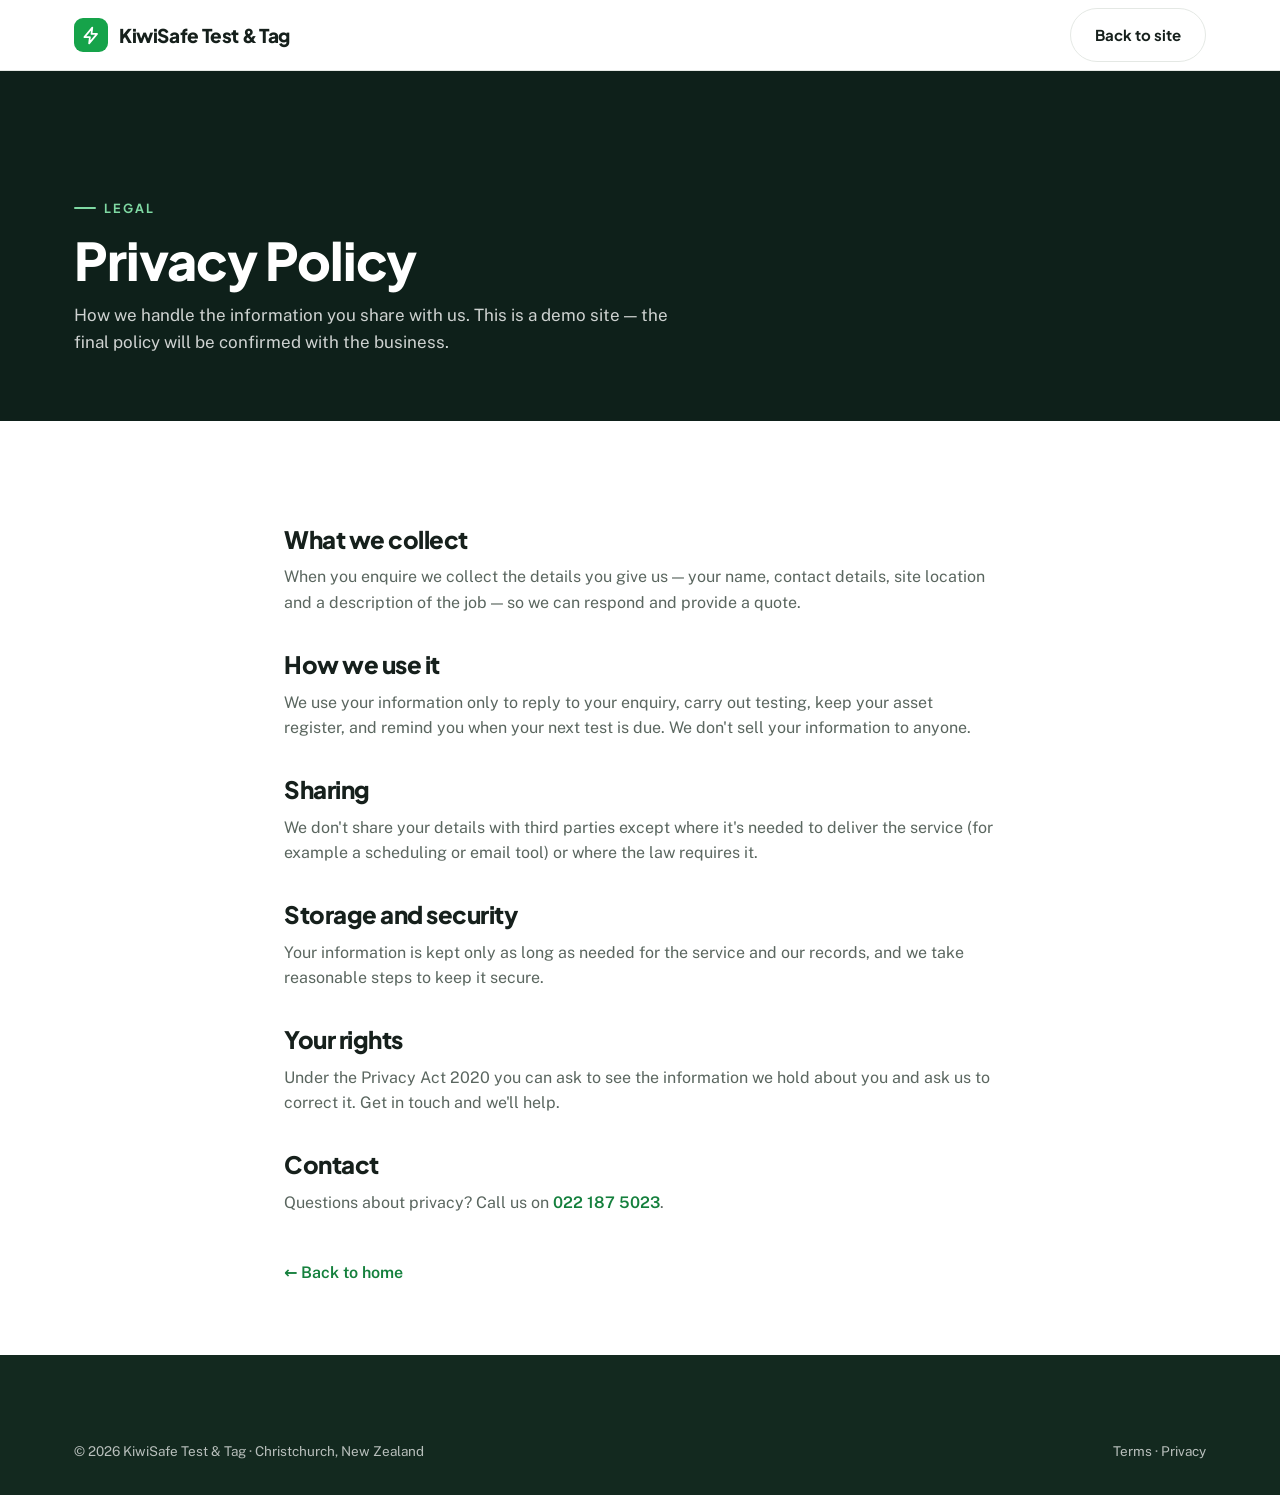
<file: privacy.html>
<!DOCTYPE html>
<html lang="en-NZ">
<head>
<meta charset="UTF-8">
<meta name="viewport" content="width=device-width, initial-scale=1.0">
<title>Privacy Policy | KiwiSafe Test &amp; Tag</title>
<meta name="robots" content="noindex">
<link rel="icon" href="favicon.svg" type="image/svg+xml">
<link rel="preconnect" href="https://fonts.googleapis.com">
<link rel="preconnect" href="https://fonts.gstatic.com" crossorigin>
<link href="https://fonts.googleapis.com/css2?family=Plus+Jakarta+Sans:wght@500;600;700;800&family=Public+Sans:wght@400;500;600&display=swap" rel="stylesheet">
<link rel="stylesheet" href="styles.css">
</head>
<body>
<header class="nav">
  <div class="wrap nav-inner">
    <a href="index.html" class="brand">
      <span class="mark"><svg viewBox="0 0 24 24" fill="none" stroke="currentColor" stroke-width="2.2" stroke-linecap="round" stroke-linejoin="round"><path d="M13 2 3 14h7l-1 8 10-12h-7l1-8Z"/></svg></span>
      KiwiSafe Test &amp; Tag
    </a>
    <div class="nav-cta"><a href="index.html" class="btn btn-ghost">Back to site</a></div>
  </div>
</header>

<section class="page-hero">
  <div class="wrap">
    <span class="eyebrow light">Legal</span>
    <h1>Privacy Policy</h1>
    <p>How we handle the information you share with us. This is a demo site — the final policy will be confirmed with the business.</p>
  </div>
</section>

<div class="prose">
  <h2>What we collect</h2>
  <p>When you enquire we collect the details you give us — your name, contact details, site location and a description of the job — so we can respond and provide a quote.</p>
  <h2>How we use it</h2>
  <p>We use your information only to reply to your enquiry, carry out testing, keep your asset register, and remind you when your next test is due. We don't sell your information to anyone.</p>
  <h2>Sharing</h2>
  <p>We don't share your details with third parties except where it's needed to deliver the service (for example a scheduling or email tool) or where the law requires it.</p>
  <h2>Storage and security</h2>
  <p>Your information is kept only as long as needed for the service and our records, and we take reasonable steps to keep it secure.</p>
  <h2>Your rights</h2>
  <p>Under the Privacy Act 2020 you can ask to see the information we hold about you and ask us to correct it. Get in touch and we'll help.</p>
  <h2>Contact</h2>
  <p>Questions about privacy? Call us on <a href="tel:+64221875023" style="color:var(--green-dark);font-weight:600">022 187 5023</a>.</p>
  <a href="index.html" class="back-link">← Back to home</a>
</div>

<footer class="footer">
  <div class="wrap"><div class="footer-bottom"><span>© 2026 KiwiSafe Test &amp; Tag · Christchurch, New Zealand</span><span><a href="terms.html">Terms</a> · <a href="privacy.html">Privacy</a></span></div></div>
</footer>
</body>
</html>
</file>
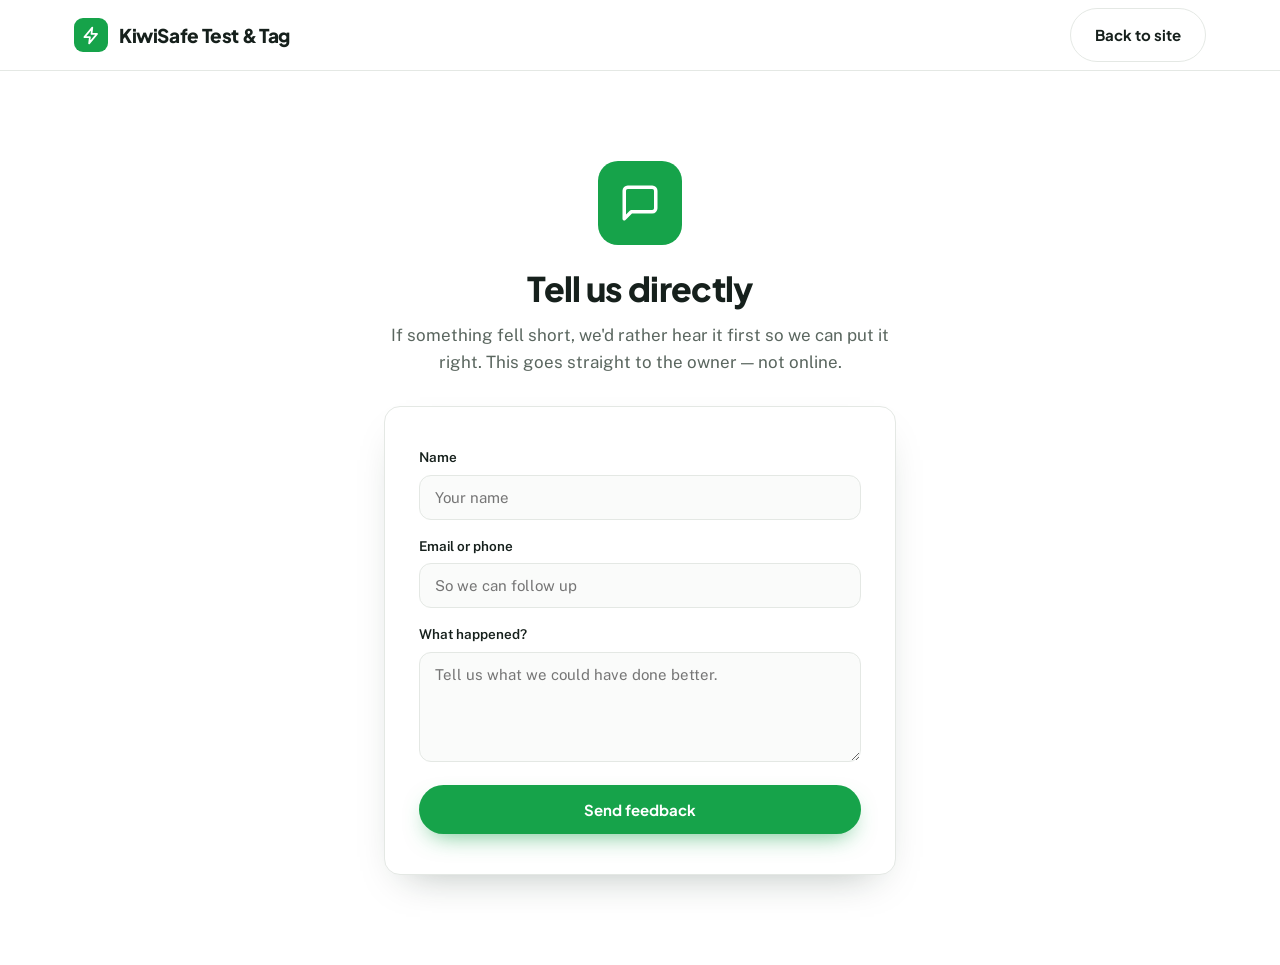
<file: private.html>
<!DOCTYPE html>
<html lang="en-NZ">
<head>
<meta charset="UTF-8">
<meta name="viewport" content="width=device-width, initial-scale=1.0">
<title>Private Feedback | KiwiSafe Test &amp; Tag</title>
<meta name="robots" content="noindex">
<link rel="icon" href="favicon.svg" type="image/svg+xml">
<link rel="preconnect" href="https://fonts.googleapis.com">
<link rel="preconnect" href="https://fonts.gstatic.com" crossorigin>
<link href="https://fonts.googleapis.com/css2?family=Plus+Jakarta+Sans:wght@500;600;700;800&family=Public+Sans:wght@400;500;600&display=swap" rel="stylesheet">
<link rel="stylesheet" href="styles.css">
</head>
<body>
<header class="nav">
  <div class="wrap nav-inner">
    <a href="index.html" class="brand">
      <span class="mark"><svg viewBox="0 0 24 24" fill="none" stroke="currentColor" stroke-width="2.2" stroke-linecap="round" stroke-linejoin="round"><path d="M13 2 3 14h7l-1 8 10-12h-7l1-8Z"/></svg></span>
      KiwiSafe Test &amp; Tag
    </a>
    <div class="nav-cta"><a href="index.html" class="btn btn-ghost">Back to site</a></div>
  </div>
</header>

<div class="review-wrap">
  <div class="avatar-big"><svg viewBox="0 0 24 24" fill="none" stroke="currentColor" stroke-width="2" stroke-linecap="round" stroke-linejoin="round"><path d="M21 15a2 2 0 0 1-2 2H7l-4 4V5a2 2 0 0 1 2-2h14a2 2 0 0 1 2 2z"/></svg></div>
  <h1>Tell us directly</h1>
  <p>If something fell short, we'd rather hear it first so we can put it right. This goes straight to the owner — not online.</p>
  <form class="review-card" style="text-align:left" action="https://formsubmit.co/owner@kiwisafetestandtag.co.nz" method="POST">
    <input type="hidden" name="_subject" value="Private feedback — KiwiSafe Test & Tag">
    <input type="hidden" name="_captcha" value="false">
    <input type="text" name="_honey" class="hp" tabindex="-1" autocomplete="off">
    <div class="field">
      <label for="name">Name</label>
      <input id="name" name="name" type="text" placeholder="Your name">
    </div>
    <div class="field">
      <label for="email">Email or phone</label>
      <input id="email" name="contact" type="text" placeholder="So we can follow up">
    </div>
    <div class="field">
      <label for="msg">What happened?</label>
      <textarea id="msg" name="message" placeholder="Tell us what we could have done better."></textarea>
    </div>
    <button type="submit" class="btn btn-primary" style="width:100%;justify-content:center">Send feedback</button>
  </form>
</div>
</body>
</html>
</file>
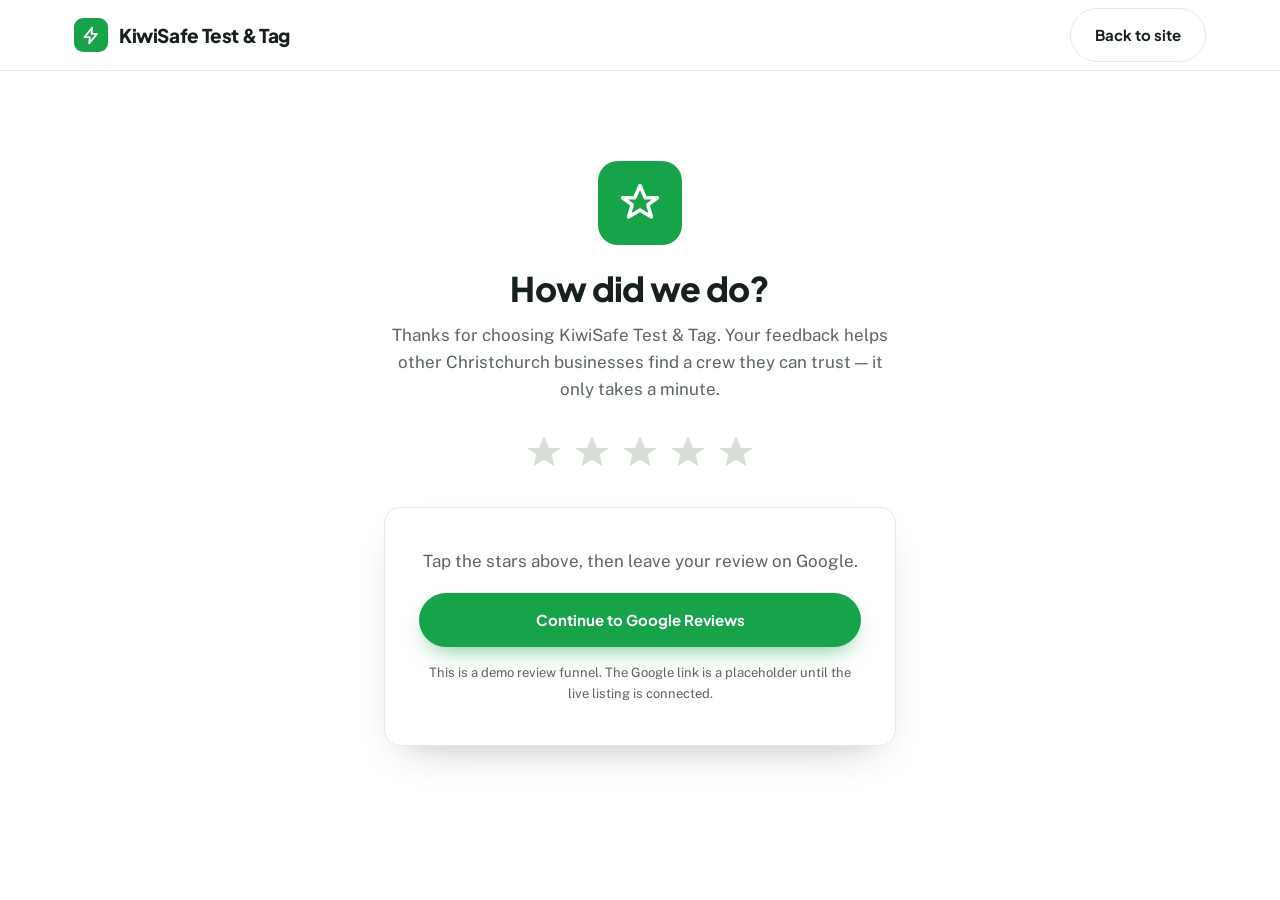
<file: review.html>
<!DOCTYPE html>
<html lang="en-NZ">
<head>
<meta charset="UTF-8">
<meta name="viewport" content="width=device-width, initial-scale=1.0">
<title>Leave a Review | KiwiSafe Test &amp; Tag</title>
<meta name="description" content="Leave a review for KiwiSafe Test & Tag — Christchurch electrical test and tag.">
<meta name="robots" content="noindex">
<link rel="icon" href="favicon.svg" type="image/svg+xml">
<link rel="preconnect" href="https://fonts.googleapis.com">
<link rel="preconnect" href="https://fonts.gstatic.com" crossorigin>
<link href="https://fonts.googleapis.com/css2?family=Plus+Jakarta+Sans:wght@500;600;700;800&family=Public+Sans:wght@400;500;600&display=swap" rel="stylesheet">
<link rel="stylesheet" href="styles.css">
</head>
<body>
<header class="nav">
  <div class="wrap nav-inner">
    <a href="index.html" class="brand">
      <span class="mark"><svg viewBox="0 0 24 24" fill="none" stroke="currentColor" stroke-width="2.2" stroke-linecap="round" stroke-linejoin="round"><path d="M13 2 3 14h7l-1 8 10-12h-7l1-8Z"/></svg></span>
      KiwiSafe Test &amp; Tag
    </a>
    <div class="nav-cta"><a href="index.html" class="btn btn-ghost">Back to site</a></div>
  </div>
</header>

<div class="review-wrap">
  <div class="avatar-big"><svg viewBox="0 0 24 24" fill="none" stroke="currentColor" stroke-width="2" stroke-linecap="round" stroke-linejoin="round"><path d="m12 2 3 7h7l-5.5 4 2 7L12 16l-6.5 4 2-7L2 9h7z"/></svg></div>
  <h1>How did we do?</h1>
  <p>Thanks for choosing KiwiSafe Test &amp; Tag. Your feedback helps other Christchurch businesses find a crew they can trust — it only takes a minute.</p>
  <div class="review-stars" id="stars" role="group" aria-label="Rate from 1 to 5 stars">
    <svg data-v="1" viewBox="0 0 24 24" fill="currentColor"><path d="m12 2 3 7h7l-5.5 4 2 7L12 16l-6.5 4 2-7L2 9h7z"/></svg>
    <svg data-v="2" viewBox="0 0 24 24" fill="currentColor"><path d="m12 2 3 7h7l-5.5 4 2 7L12 16l-6.5 4 2-7L2 9h7z"/></svg>
    <svg data-v="3" viewBox="0 0 24 24" fill="currentColor"><path d="m12 2 3 7h7l-5.5 4 2 7L12 16l-6.5 4 2-7L2 9h7z"/></svg>
    <svg data-v="4" viewBox="0 0 24 24" fill="currentColor"><path d="m12 2 3 7h7l-5.5 4 2 7L12 16l-6.5 4 2-7L2 9h7z"/></svg>
    <svg data-v="5" viewBox="0 0 24 24" fill="currentColor"><path d="m12 2 3 7h7l-5.5 4 2 7L12 16l-6.5 4 2-7L2 9h7z"/></svg>
  </div>
  <div class="review-card">
    <p style="color:var(--muted);margin-bottom:18px">Tap the stars above, then leave your review on Google.</p>
    <a href="#" class="btn btn-primary" style="width:100%;justify-content:center" id="googleBtn">Continue to Google Reviews</a>
    <p style="font-size:13px;color:var(--muted);margin-top:16px;margin-bottom:0">This is a demo review funnel. The Google link is a placeholder until the live listing is connected.</p>
  </div>
</div>

<script>
(function(){
  var stars=document.querySelectorAll('#stars svg');
  var chosen=0;
  function paint(n){stars.forEach(function(s,idx){s.style.color=idx<n?'#f5a623':'#d8ddd8';});}
  paint(0);
  stars.forEach(function(s){
    s.addEventListener('mouseenter',function(){paint(+s.dataset.v);});
    s.addEventListener('click',function(){chosen=+s.dataset.v;paint(chosen);});
  });
  document.getElementById('stars').addEventListener('mouseleave',function(){paint(chosen);});
})();
</script>
</body>
</html>
</file>
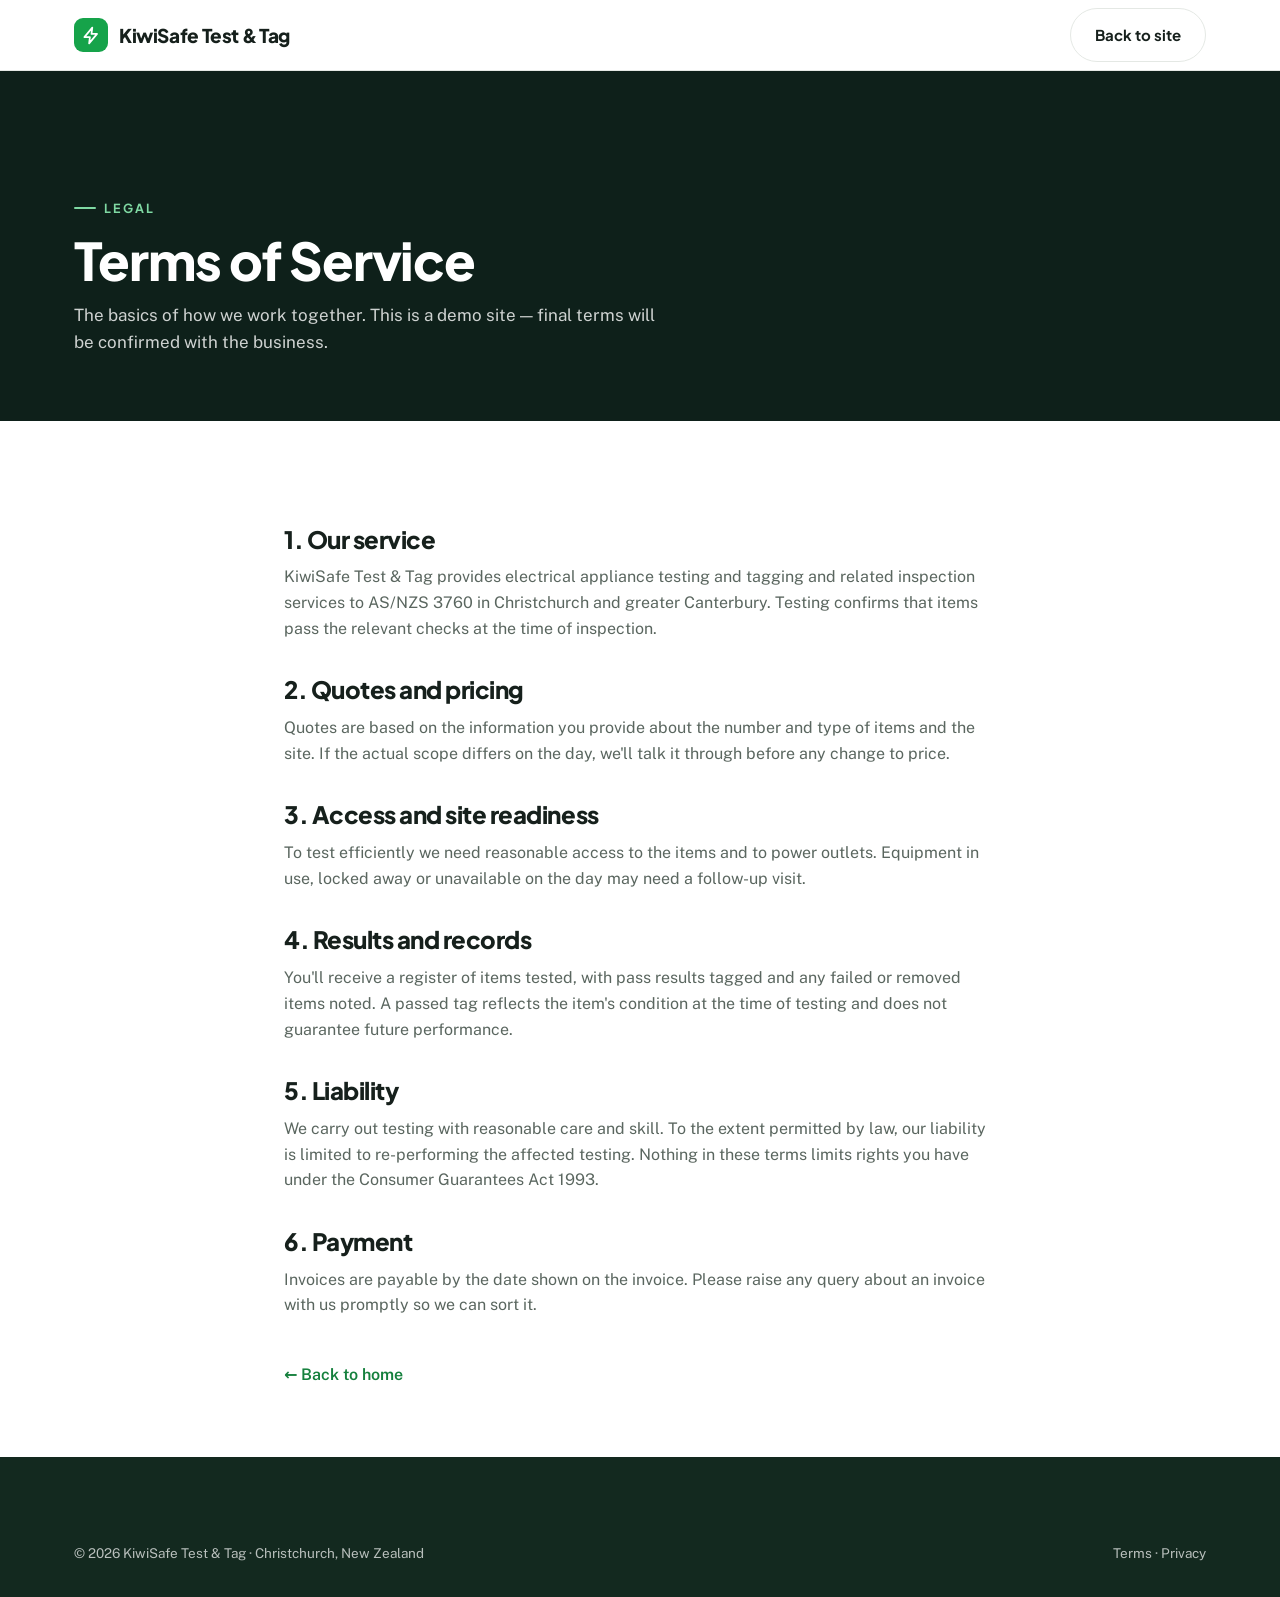
<file: terms.html>
<!DOCTYPE html>
<html lang="en-NZ">
<head>
<meta charset="UTF-8">
<meta name="viewport" content="width=device-width, initial-scale=1.0">
<title>Terms of Service | KiwiSafe Test &amp; Tag</title>
<meta name="robots" content="noindex">
<link rel="icon" href="favicon.svg" type="image/svg+xml">
<link rel="preconnect" href="https://fonts.googleapis.com">
<link rel="preconnect" href="https://fonts.gstatic.com" crossorigin>
<link href="https://fonts.googleapis.com/css2?family=Plus+Jakarta+Sans:wght@500;600;700;800&family=Public+Sans:wght@400;500;600&display=swap" rel="stylesheet">
<link rel="stylesheet" href="styles.css">
</head>
<body>
<header class="nav">
  <div class="wrap nav-inner">
    <a href="index.html" class="brand">
      <span class="mark"><svg viewBox="0 0 24 24" fill="none" stroke="currentColor" stroke-width="2.2" stroke-linecap="round" stroke-linejoin="round"><path d="M13 2 3 14h7l-1 8 10-12h-7l1-8Z"/></svg></span>
      KiwiSafe Test &amp; Tag
    </a>
    <div class="nav-cta"><a href="index.html" class="btn btn-ghost">Back to site</a></div>
  </div>
</header>

<section class="page-hero">
  <div class="wrap">
    <span class="eyebrow light">Legal</span>
    <h1>Terms of Service</h1>
    <p>The basics of how we work together. This is a demo site — final terms will be confirmed with the business.</p>
  </div>
</section>

<div class="prose">
  <h2>1. Our service</h2>
  <p>KiwiSafe Test &amp; Tag provides electrical appliance testing and tagging and related inspection services to AS/NZS 3760 in Christchurch and greater Canterbury. Testing confirms that items pass the relevant checks at the time of inspection.</p>
  <h2>2. Quotes and pricing</h2>
  <p>Quotes are based on the information you provide about the number and type of items and the site. If the actual scope differs on the day, we'll talk it through before any change to price.</p>
  <h2>3. Access and site readiness</h2>
  <p>To test efficiently we need reasonable access to the items and to power outlets. Equipment in use, locked away or unavailable on the day may need a follow-up visit.</p>
  <h2>4. Results and records</h2>
  <p>You'll receive a register of items tested, with pass results tagged and any failed or removed items noted. A passed tag reflects the item's condition at the time of testing and does not guarantee future performance.</p>
  <h2>5. Liability</h2>
  <p>We carry out testing with reasonable care and skill. To the extent permitted by law, our liability is limited to re-performing the affected testing. Nothing in these terms limits rights you have under the Consumer Guarantees Act 1993.</p>
  <h2>6. Payment</h2>
  <p>Invoices are payable by the date shown on the invoice. Please raise any query about an invoice with us promptly so we can sort it.</p>
  <a href="index.html" class="back-link">← Back to home</a>
</div>

<footer class="footer">
  <div class="wrap"><div class="footer-bottom"><span>© 2026 KiwiSafe Test &amp; Tag · Christchurch, New Zealand</span><span><a href="terms.html">Terms</a> · <a href="privacy.html">Privacy</a></span></div></div>
</footer>
</body>
</html>
</file>
<file: styles.css>
/* KiwiSafe Test & Tag — Fresh archetype
   Fonts: Plus Jakarta Sans (display) + Public Sans (body)
   Accent: compliance green */

:root{
  --green:#16a34a;
  --green-dark:#15803d;
  --green-soft:#e7f4ec;
  --ink:#16201c;
  --muted:#5a665f;
  --line:#e4e8e4;
  --white:#ffffff;
  --bone:#f5f7f3;
  --dark:#0e201a;        /* dark anchor */
  --dark-2:#13291f;
  --radius:16px;
  --radius-sm:12px;
  --maxw:1180px;
  --shadow:0 18px 40px -22px rgba(16,40,30,.35);
  --shadow-sm:0 8px 20px -14px rgba(16,40,30,.4);
  --img:saturate(.85) contrast(1.05);   /* shared image treatment */
}

*{box-sizing:border-box;margin:0;padding:0}
html{scroll-behavior:smooth}
body{
  font-family:"Public Sans",system-ui,sans-serif;
  color:var(--ink);
  background:var(--white);
  line-height:1.6;
  -webkit-font-smoothing:antialiased;
}
h1,h2,h3,h4,.display{font-family:"Plus Jakarta Sans",system-ui,sans-serif;line-height:1.08;letter-spacing:-.02em;font-weight:800}
a{color:inherit;text-decoration:none}
img{display:block;max-width:100%}
.wrap{max-width:var(--maxw);margin:0 auto;padding:0 24px}
.eyebrow{
  font-family:"Plus Jakarta Sans",sans-serif;
  text-transform:uppercase;letter-spacing:.18em;font-size:12.5px;font-weight:700;
  color:var(--green-dark);display:inline-flex;align-items:center;gap:8px;
}
.eyebrow.light{color:#7fd9a3}
.eyebrow::before{content:"";width:22px;height:2px;background:currentColor;border-radius:2px}

/* buttons */
.btn{
  display:inline-flex;align-items:center;gap:9px;font-family:"Plus Jakarta Sans",sans-serif;
  font-weight:700;font-size:15px;padding:14px 24px;border-radius:999px;cursor:pointer;
  border:1.5px solid transparent;transition:transform .15s ease,background .2s ease,box-shadow .2s ease;white-space:nowrap;
}
.btn:hover{transform:translateY(-2px)}
.btn-primary{background:var(--green);color:#fff;box-shadow:0 10px 24px -10px rgba(22,163,74,.7)}
.btn-primary:hover{background:var(--green-dark)}
.btn-ghost{background:transparent;color:var(--ink);border-color:var(--line)}
.btn-ghost:hover{border-color:var(--green);color:var(--green-dark)}
.btn-light{background:#fff;color:var(--ink)}
.btn-outline-light{background:transparent;color:#fff;border-color:rgba(255,255,255,.35)}
.btn-outline-light:hover{border-color:#fff}

/* NAV */
.nav{position:sticky;top:0;z-index:50;background:rgba(255,255,255,.9);backdrop-filter:blur(10px);border-bottom:1px solid var(--line)}
.nav-inner{display:flex;align-items:center;justify-content:space-between;height:70px}
.brand{display:flex;align-items:center;gap:11px;font-family:"Plus Jakarta Sans",sans-serif;font-weight:800;font-size:19px;letter-spacing:-.02em}
.brand .mark{width:34px;height:34px;border-radius:9px;background:var(--green);display:grid;place-items:center;color:#fff;flex:0 0 auto}
.brand .mark svg{width:19px;height:19px}
.nav-links{display:flex;gap:30px;align-items:center}
.nav-links a{font-size:15px;color:var(--muted);font-weight:500}
.nav-links a:hover{color:var(--ink)}
.nav-cta{display:flex;align-items:center;gap:14px}
.nav-phone{font-family:"Plus Jakarta Sans",sans-serif;font-weight:700;font-size:15px;color:var(--ink);display:flex;align-items:center;gap:7px}
.nav-phone svg{width:16px;height:16px;color:var(--green)}
.menu-btn{display:none}

/* HERO */
.hero{position:relative;min-height:88vh;display:flex;align-items:flex-end;background:var(--dark);overflow:hidden;isolation:isolate}
.hero-slides{position:absolute;inset:0;z-index:-2}
.hero-slide{position:absolute;inset:0;background-size:cover;background-position:center;opacity:0;transition:opacity 1.4s ease;filter:var(--img)}
.hero-slide.active{opacity:1}
.hero::after{content:"";position:absolute;inset:0;z-index:-1;
  background:linear-gradient(180deg,rgba(14,32,26,.55) 0%,rgba(14,32,26,.62) 45%,rgba(14,32,26,.9) 100%)}
.hero-inner{padding:120px 0 70px;color:#fff;max-width:760px}
.hero h1{font-size:clamp(38px,6vw,68px);color:#fff;margin:18px 0 20px}
.hero p.lead{font-size:clamp(17px,2vw,20px);color:rgba(255,255,255,.86);max-width:600px;margin-bottom:34px}
.hero-cta{display:flex;gap:14px;flex-wrap:wrap}
.hero-meta{display:flex;gap:26px;margin-top:42px;flex-wrap:wrap}
.hero-meta div{display:flex;align-items:center;gap:9px;color:rgba(255,255,255,.82);font-size:14.5px;font-weight:500}
.hero-meta svg{width:18px;height:18px;color:#7fd9a3;flex:0 0 auto}

/* TRUST STRIP */
.trust{background:var(--white);border-bottom:1px solid var(--line)}
.trust-grid{display:grid;grid-template-columns:repeat(3,1fr);gap:30px;padding:46px 0}
.trust-item{display:flex;gap:16px;align-items:flex-start}
.trust-item .ic{width:46px;height:46px;border-radius:12px;background:var(--green-soft);display:grid;place-items:center;flex:0 0 auto}
.trust-item .ic svg{width:23px;height:23px;color:var(--green-dark)}
.trust-item h3{font-size:16.5px;margin-bottom:3px}
.trust-item p{font-size:14.5px;color:var(--muted)}

/* SECTIONS */
.section{padding:96px 0}
.section.bone{background:var(--bone)}
.section-head{max-width:680px;margin-bottom:54px}
.section-head h2{font-size:clamp(30px,4vw,44px);margin:16px 0 14px}
.section-head p{font-size:17px;color:var(--muted)}
.center{margin-left:auto;margin-right:auto;text-align:center}

/* SERVICES */
.svc-grid{display:grid;grid-template-columns:repeat(3,1fr);gap:24px}
.svc-card{background:#fff;border:1px solid var(--line);border-radius:var(--radius);padding:30px 28px;transition:transform .18s ease,box-shadow .2s ease,border-color .2s ease}
.svc-card:hover{transform:translateY(-4px);box-shadow:var(--shadow);border-color:#cfe6d8}
.svc-card .ic{width:52px;height:52px;border-radius:13px;background:var(--green-soft);display:grid;place-items:center;margin-bottom:20px}
.svc-card .ic svg{width:26px;height:26px;color:var(--green-dark)}
.svc-card h3{font-size:19px;margin-bottom:9px}
.svc-card p{font-size:15px;color:var(--muted)}

/* ABOUT */
.about{display:grid;grid-template-columns:1fr 1fr;gap:64px;align-items:center}
.about-img{position:relative}
.about-img img{width:100%;aspect-ratio:4/3;object-fit:cover;border-radius:var(--radius);filter:var(--img)}
.about-img .tag{position:absolute;top:-14px;left:-14px;background:var(--green);color:#fff;font-family:"Plus Jakarta Sans",sans-serif;font-weight:700;font-size:14px;padding:12px 18px;border-radius:12px;box-shadow:var(--shadow-sm)}
.about h2{font-size:clamp(28px,3.6vw,40px);margin:16px 0 18px}
.about p{color:var(--muted);margin-bottom:16px;font-size:16px}
.checklist{list-style:none;margin-top:24px;display:grid;gap:14px}
.checklist li{display:flex;gap:13px;align-items:flex-start;font-weight:500}
.checklist .tick{width:26px;height:26px;border-radius:8px;background:var(--green-soft);display:grid;place-items:center;flex:0 0 auto;margin-top:1px}
.checklist .tick svg{width:15px;height:15px;color:var(--green-dark)}

/* CREW */
.crew-grid{display:grid;grid-template-columns:repeat(3,1fr);gap:24px}
.crew-card{background:#fff;border:1px solid var(--line);border-radius:var(--radius);padding:30px 26px;text-align:center}
.avatar{width:78px;height:78px;border-radius:50%;background:var(--dark);color:#fff;display:grid;place-items:center;margin:0 auto 18px;font-family:"Plus Jakarta Sans",sans-serif;font-weight:700;font-size:24px;border:3px solid var(--green);box-shadow:0 0 0 4px var(--green-soft)}
.crew-card h3{font-size:18px;margin-bottom:4px}
.crew-card .role-sub{color:var(--green-dark);font-weight:600;font-size:13.5px;text-transform:uppercase;letter-spacing:.08em;margin-bottom:11px}
.crew-card p{font-size:14.5px;color:var(--muted)}
.badge{display:inline-block;background:var(--green-soft);color:var(--green-dark);font-family:"Plus Jakarta Sans",sans-serif;font-weight:700;font-size:12px;letter-spacing:.05em;text-transform:uppercase;padding:6px 13px;border-radius:999px;margin-bottom:18px}

/* REVIEWS */
.rev-grid{display:grid;grid-template-columns:repeat(3,1fr);gap:24px}
.rev-card{background:#fff;border:1px solid var(--line);border-radius:var(--radius);padding:30px 28px}
.stars{display:flex;gap:3px;margin-bottom:16px}
.stars svg{width:18px;height:18px;color:#f5a623}
.rev-card p{font-size:15.5px;color:var(--ink);margin-bottom:20px}
.rev-who{display:flex;align-items:center;gap:12px}
.rev-who .ra{width:42px;height:42px;border-radius:50%;background:var(--green-soft);color:var(--green-dark);display:grid;place-items:center;font-family:"Plus Jakarta Sans",sans-serif;font-weight:700;font-size:15px}
.rev-who strong{display:block;font-size:14.5px}
.rev-who span{font-size:13px;color:var(--muted)}

/* REVIEW FUNNEL BANNER */
.funnel{background:var(--dark);color:#fff;text-align:center;padding:72px 0}
.funnel .stars{justify-content:center;margin-bottom:18px}
.funnel h2{font-size:clamp(26px,3.4vw,38px);color:#fff;margin-bottom:14px}
.funnel p{color:rgba(255,255,255,.78);max-width:520px;margin:0 auto 28px;font-size:16.5px}

/* CONTACT */
.contact{background:var(--dark);color:#fff}
.contact-grid{display:grid;grid-template-columns:1fr 1.1fr;gap:60px;align-items:start}
.contact-info h2{font-size:clamp(28px,3.6vw,40px);color:#fff;margin:16px 0 16px}
.contact-info p.sub{color:rgba(255,255,255,.78);margin-bottom:34px;font-size:16px}
.cinfo{display:grid;gap:20px}
.cinfo a,.cinfo div{display:flex;gap:15px;align-items:center;color:#fff}
.cinfo .ic{width:46px;height:46px;border-radius:12px;background:rgba(255,255,255,.08);display:grid;place-items:center;flex:0 0 auto}
.cinfo .ic svg{width:21px;height:21px;color:#7fd9a3}
.cinfo small{display:block;color:rgba(255,255,255,.6);font-size:12.5px;text-transform:uppercase;letter-spacing:.08em}
.cinfo strong{font-family:"Plus Jakarta Sans",sans-serif;font-size:16px;font-weight:600}
.form-card{background:#fff;border-radius:var(--radius);padding:34px;color:var(--ink);box-shadow:var(--shadow)}
.form-card h3{font-size:21px;margin-bottom:6px}
.form-card .fc-sub{color:var(--muted);font-size:14.5px;margin-bottom:22px}
.field{margin-bottom:16px}
.field label{display:block;font-size:13.5px;font-weight:600;margin-bottom:6px}
.field input,.field select,.field textarea{
  width:100%;padding:13px 15px;border:1.5px solid var(--line);border-radius:var(--radius-sm);
  font-family:inherit;font-size:15px;color:var(--ink);background:#fafbfa;transition:border-color .15s ease,background .15s ease;
}
.field input:focus,.field select:focus,.field textarea:focus{outline:none;border-color:var(--green);background:#fff}
.field textarea{resize:vertical;min-height:110px}
.field-row{display:grid;grid-template-columns:1fr 1fr;gap:16px}
.form-card .btn-primary{width:100%;justify-content:center;margin-top:6px}
.hp{position:absolute;left:-9999px}

/* FOOTER */
.footer{background:var(--dark-2);color:rgba(255,255,255,.7);padding:60px 0 32px}
.footer-top{display:grid;grid-template-columns:1.4fr 1fr 1fr;gap:40px;padding-bottom:40px;border-bottom:1px solid rgba(255,255,255,.1)}
.footer .brand{color:#fff;margin-bottom:14px}
.footer-col h4{color:#fff;font-family:"Plus Jakarta Sans",sans-serif;font-size:14px;text-transform:uppercase;letter-spacing:.08em;margin-bottom:16px}
.footer-col a{display:block;color:rgba(255,255,255,.7);font-size:14.5px;margin-bottom:10px}
.footer-col a:hover{color:#fff}
.footer p.about-foot{font-size:14.5px;max-width:320px}
.footer-bottom{display:flex;justify-content:space-between;align-items:center;padding-top:26px;font-size:13.5px;flex-wrap:wrap;gap:12px}
.footer-bottom a{color:rgba(255,255,255,.7)}

/* sub-pages */
.page-hero{background:var(--dark);color:#fff;padding:120px 0 64px}
.page-hero h1{font-size:clamp(32px,5vw,52px);color:#fff;margin:14px 0 14px}
.page-hero p{color:rgba(255,255,255,.8);max-width:600px;font-size:17px}
.prose{max-width:760px;margin:0 auto;padding:70px 24px}
.prose h2{font-size:24px;margin:36px 0 12px}
.prose p{color:var(--muted);margin-bottom:14px}
.prose ul{color:var(--muted);margin:0 0 14px 20px}
.prose ul li{margin-bottom:8px}
.back-link{display:inline-flex;align-items:center;gap:8px;color:var(--green-dark);font-weight:600;margin-top:30px}

/* review page */
.review-wrap{max-width:560px;margin:0 auto;padding:90px 24px;text-align:center}
.review-wrap .avatar-big{width:84px;height:84px;border-radius:20px;background:var(--green);display:grid;place-items:center;margin:0 auto 26px}
.review-wrap .avatar-big svg{width:42px;height:42px;color:#fff}
.review-wrap h1{font-size:34px;margin-bottom:14px}
.review-wrap p{color:var(--muted);font-size:17px;margin-bottom:30px}
.review-stars{display:flex;justify-content:center;gap:8px;margin-bottom:34px}
.review-stars svg{width:40px;height:40px;color:#f5a623;cursor:pointer;transition:transform .12s ease}
.review-stars svg:hover{transform:scale(1.15)}
.review-card{background:#fff;border:1px solid var(--line);border-radius:var(--radius);padding:40px 34px;box-shadow:var(--shadow)}

@media(max-width:900px){
  .nav-links{display:none}
  .trust-grid{grid-template-columns:1fr}
  .svc-grid,.crew-grid,.rev-grid{grid-template-columns:1fr 1fr}
  .about,.contact-grid,.footer-top{grid-template-columns:1fr;gap:40px}
  .about-img{order:-1}
}
@media(max-width:600px){
  .svc-grid,.crew-grid,.rev-grid,.field-row{grid-template-columns:1fr}
  .section{padding:64px 0}
  .hero-inner{padding:100px 0 54px}
  .nav-phone span{display:none}
}
</file>
